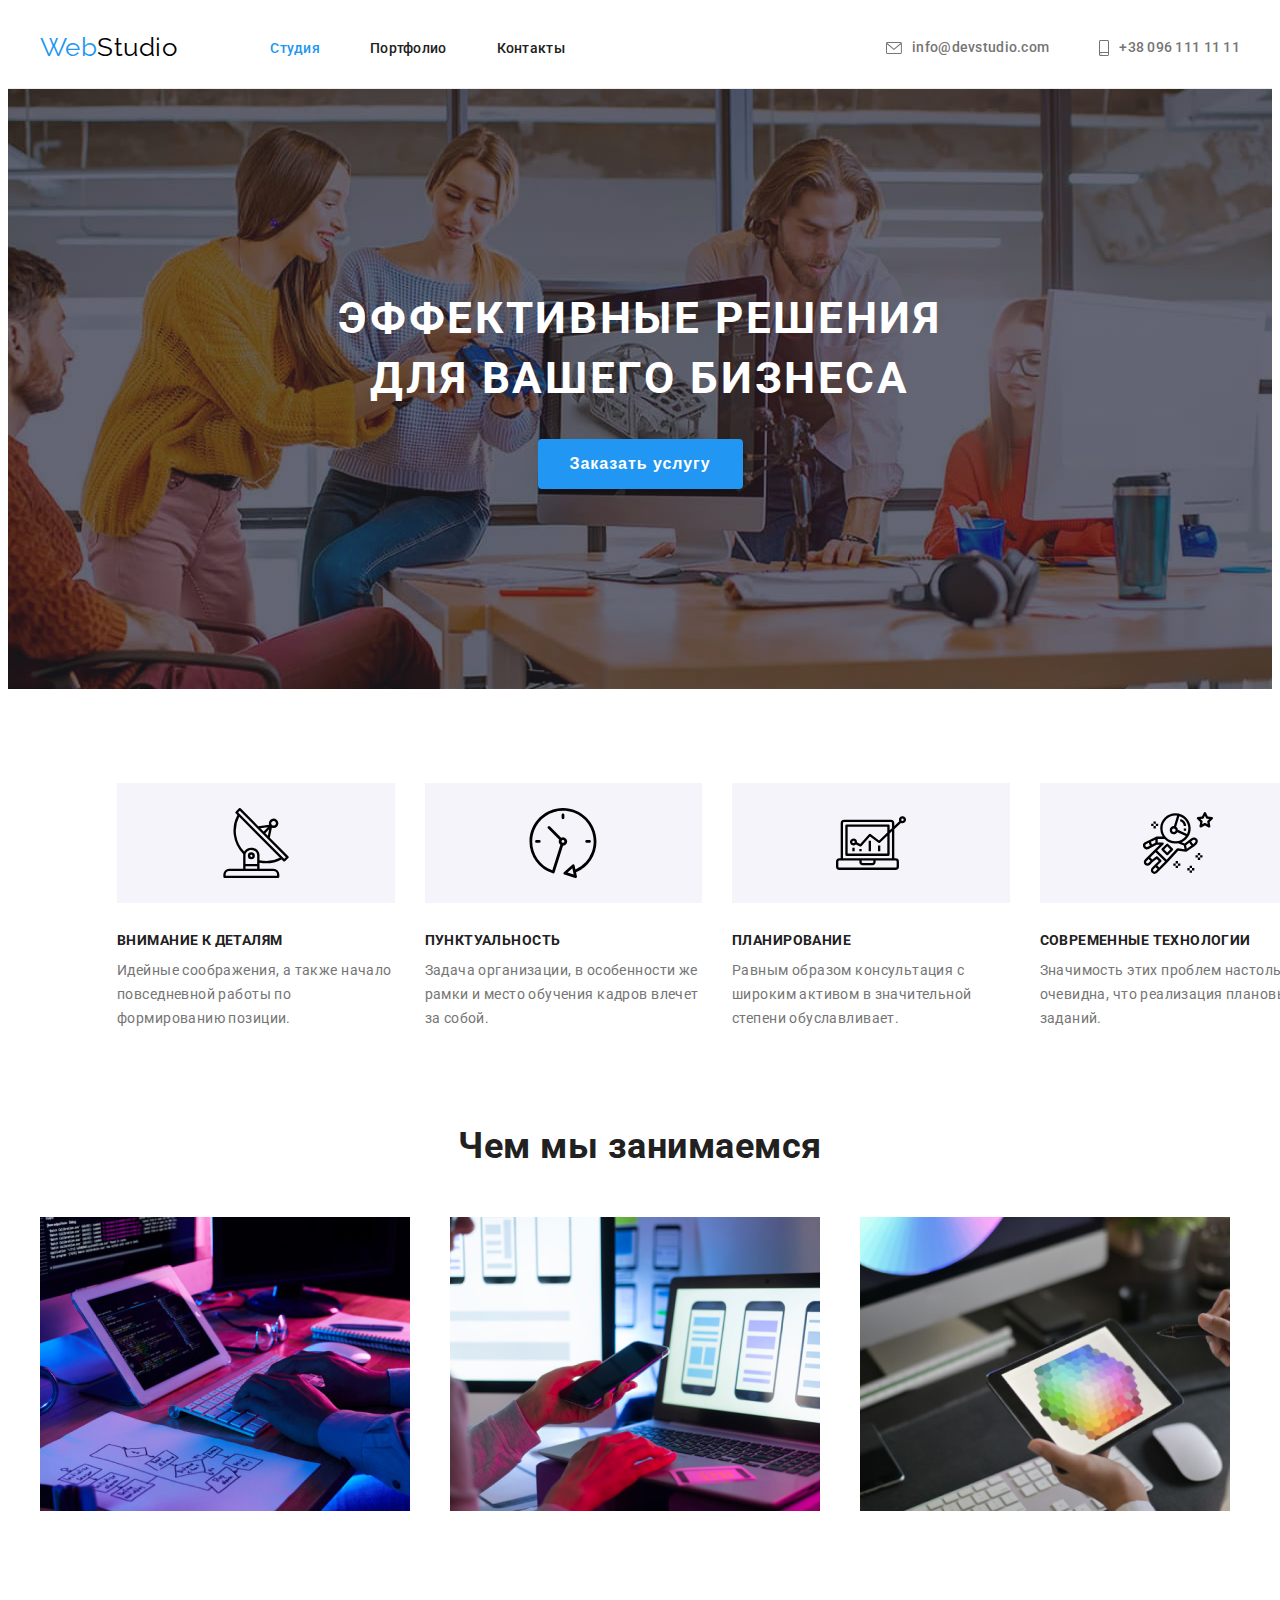
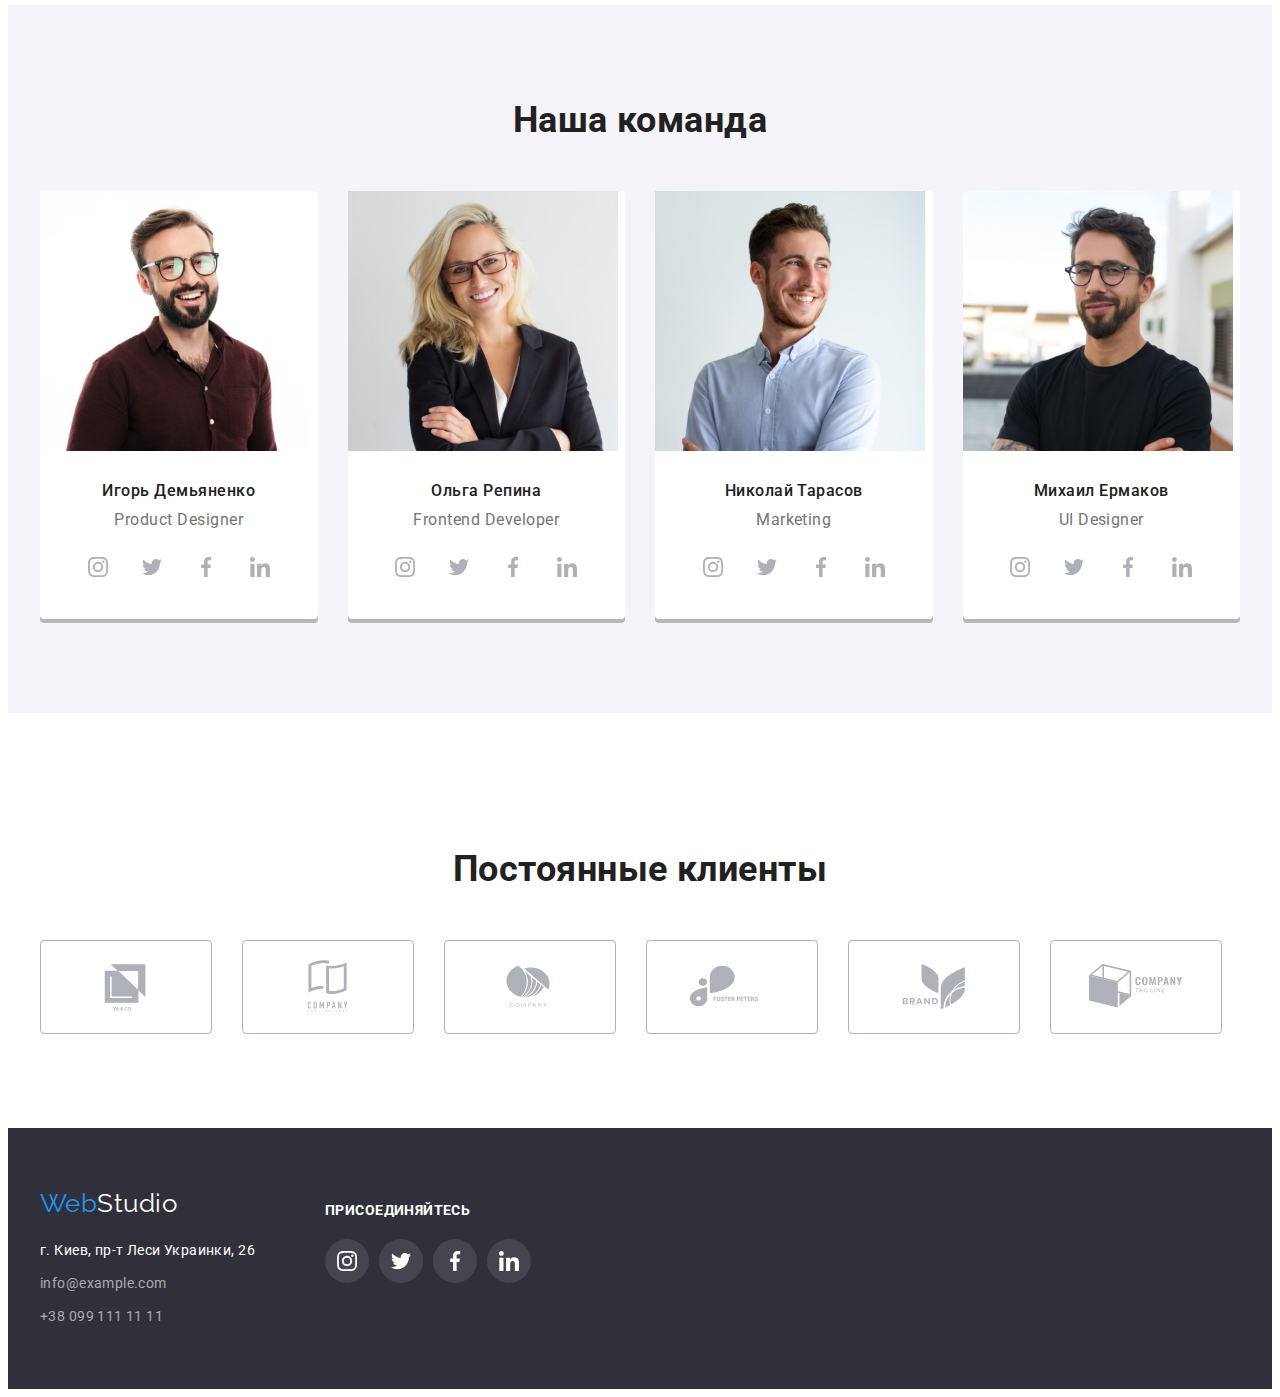
<file: index.html>
<!DOCTYPE html>
<html lang="en">

<head>
  <meta charset="UTF-8" />
  <meta http-equiv="X-UA-Compatible" content="IE=edge" />
  <meta name="viewport" content="width=device-width, initial-scale=1.0" />
  <title>Document</title>
  <link rel="preconnect" href="https://fonts.googleapis.com" />
  <link rel="preconnect" href="https://fonts.gstatic.com" crossorigin />
  <link href="https://fonts.googleapis.com/css2?family=Raleway:wght@700&family=Roboto:wght@400;500;700;900&display=swap"
    rel="stylesheet" />
  <link rel="stylesheet" href="https://cdnjs.cloudflare.com/ajax/libs/modern-normalize/1.1.0/modern-normalize.min.css"
    integrity="sha512-wpPYUAdjBVSE4KJnH1VR1HeZfpl1ub8YT/NKx4PuQ5NmX2tKuGu6U/JRp5y+Y8XG2tV+wKQpNHVUX03MfMFn9Q=="
    crossorigin="anonymous" referrerpolicy="no-referrer" />
  <link rel="stylesheet" href="./css/styles.css" />
</head>

<body>
  <!-- section header start-->
  <header class="header">
    <div class="container header-container">
      <a class="logo logo-header canceled" href="./index.html"><span class="logo-accent">Web</span><span
          class="logo-black">Studio</span></a>
      <nav class="header-nav">
        <ul class="header-list canceled">
          <li class="header-item">
            <a class="header-link canceled current" href="./index.html">Студия</a>
          </li>
          <li class="header-item">
            <a class="header-link canceled" href="./portfolio.html">Портфолио</a>
          </li>
          <li class="header-item">
            <a class="header-link canceled" href="">Контакты</a>
          </li>
        </ul>
      </nav>
      <div class="header-group">
        <ul class="contact-list canceled">
          <li class="contact-item">
            <a href="mailto:info@devstudio.com" class="mailto canceled">
              <svg class="i-email" width="16" height="12">
                <use href="./images/icon.svg#icon-envelope-hover"></use>
              </svg>
              info@devstudio.com</a>
          </li>
          <li class="contact-item">
            <a href="tel:+380961111111" class="tel canceled">
              <svg class="i-tel" width="10" height="16">
                <use href="./images/icon.svg#icon-smartphone">
                </use>
              </svg>
              +38 096 111 11 11</a>
          </li>
        </ul>
      </div>
    </div>
  </header>
  <!-- section header end -->
  <main>
    <!-- section order start-->

    <section class="order overlay">
      <div class="container">
        <h1 class="order-title">Эффективные решения для вашего бизнеса</h1>
        <button class="order-btn" type="button" name="order_item">Заказать услугу</button>
      </div>
    </section>
    <!-- section order end-->
    <!-- section approach -->
    <section class="approach">
      <div class="container">
        <ul class="approach-list card-set">
          <li class="approach-item card-set-item">
              <div class="about-svg">
                <svg width="70" height="70">
                  <use href="./images/icon.svg#icon-antenna-1"></use>
                </svg>
              </div>
            <h3 class="approach-title">Внимание к деталям</h3>
            <p class="approach-p">
              Идейные соображения, а также начало повседневной работы по
              формированию позиции.
            </p>
          </li>
          <li class="approach-item card-set-item">
              <div class="about-svg">
                <svg width="70" height="70">
                  <use href="./images/icon.svg#icon-clock-1"></use>
                </svg>
              </div>
            <h3 class="approach-title">Пунктуальность</h3>
            <p class="approach-p">
              Задача организации, в особенности же рамки и место обучения кадров
              влечет за собой.
            </p>
          </li>
          <li class="approach-item card-set-item">
              <div class="about-svg">
                <svg width="70" height="70">
                  <use href="./images/icon.svg#icon-diagram-1"></use>
                </svg>
              </div>
            <h3 class="approach-title">Планирование</h3>
            <p class="approach-p">
              Равным образом консультация с широким активом в значительной
              степени обуславливает.
            </p>
          </li>
          <li class="approach-item card-set-item">
              <div class="about-svg">
                <svg width="70" height="70">
                  <use href="./images/icon.svg#icon-astronaut-1"></use>
                </svg>
              </div>
            <h3 class="approach-title">Современные технологии</h3>
            <p class="approach-p">
              Значимость этих проблем настолько очевидна, что реализация
              плановых заданий.
            </p>
          </li>
        </ul>
      </div>
    </section>
    <!-- section approach end-->
    <!-- section skills start -->
    <section class="skills">
      <div class="container">
        <h2 class="skills-title">Чем мы занимаемся</h2>
        <ul class="skills-list card-set">
          <li class="skills-item card-set-item">
            <a class="skills-link" href=""><img src="./images/skills/1.jpg" alt="разработка" width="370" /></a>
          </li>
          <li class="skills-item card-set-item">
            <a class="skills-link" href=""><img src="./images/skills/2.jpg" alt="интеграция" width="370" /></a>
          </li>
          <li class="skills-item card-set-item">
            <a class="skills-link" href=""><img src="./images/skills/3.jpg" alt="дизайн" width="370" /></a>
          </li>
        </ul>
      </div>
    </section>
    <!-- section skills end -->
    <!-- section team start -->
    <section class="team">
      <div class="container">
        <h2 class="team-title">Наша команда</h2>
        <ul class="team-list card-set">
          <li class="team-member card-set-item">
            <img src="./images/team/igor.jpg" alt="фото И.Демьяненко" width="270" />
            <div class="member-list">
              <h3 class="member-name ">Игорь Демьяненко</h3>
              <p class="member-function" lang="en">Product Designer</p>
              <ul class="social-media">
                <li class="social-media-item">
                    <a href="https://www.instagram.com/" class="social-media-link">
                    <svg class="social-media-icon" width="20" height="20">
                    <use href="./images/icon.svg#icon-instagram-2"></use>
                    </svg>
                      </a>
                </li>
                <li class="social-media-item">
                    <a href="https://twitter.com/" class="social-media-link">
                    <svg class="social-media-icon" width="20" height="20">
                    <use href="./images/icon.svg#icon-twitter-1"></use>
                    </svg>
                    </a>
                </li>
                <li class="social-media-item">
                    <a href="https://www.facebook.com/" class="social-media-link">
                    <svg class="social-media-icon" width="20" height="20">
                    <use href="./images/icon.svg#icon-facebook-1"></use>
                    </svg>
                    </a>
                </li>
                <li class="social-media-item">
                    <a href="https://www.linkedin.com/" class="social-media-link">
                    <svg class="social-media-icon" width="20" height="20">
                    <use href="./images/icon.svg#icon-linkedin-1"></use>
                     </svg>
                    </a>
                </li>
              </ul>
            </div>
          </li>
          <li class="team-member card-set-item">
            <img src="./images/team/olga.jpg" alt="фото О.Репина" width="270" />
            <div class="member-list">
              <h3 class="member-name">Ольга Репина</h3>
              <p class="member-function" lang="en">Frontend Developer</p>
              <ul class="social-media">
                <li class="social-media-item">
                    <a href="https://www.instagram.com/" class="social-media-link">
                    <svg class="social-media-icon" width="20" height="20">
                    <use href="./images/icon.svg#icon-instagram-2"></use>
                    </svg>
                      </a>
                </li>
                <li class="social-media-item">
                    <a href="https://twitter.com/" class="social-media-link">
                    <svg class="social-media-icon" width="20" height="20">
                    <use href="./images/icon.svg#icon-twitter-1"></use>
                    </svg>
                    </a>
                </li>
                <li class="social-media-item">
                    <a href="https://www.facebook.com/" class="social-media-link">
                    <svg class="social-media-icon" width="20" height="20">
                    <use href="./images/icon.svg#icon-facebook-1"></use>
                    </svg>
                    </a>
                </li>
                <li class="social-media-item">
                    <a href="https://www.linkedin.com/" class="social-media-link">
                    <svg class="social-media-icon" width="20" height="20">
                    <use href="./images/icon.svg#icon-linkedin-1"></use>
                     </svg>
                    </a>
                </li>
              </ul>
            </div>
          </li>
          <li class="team-member card-set-item">
            <img src="./images/team/nikolay.jpg" alt="фото Н.Тарасов" width="270" />
            <div class="member-list">
              <h3 class="member-name">Николай Тарасов</h3>
              <p class="member-function" lang="en">Marketing</p>
              <ul class="social-media">
                <li class="social-media-item">
                    <a href="https://www.instagram.com/" class="social-media-link">
                    <svg class="social-media-icon" width="20" height="20">
                    <use href="./images/icon.svg#icon-instagram-2"></use>
                    </svg>
                      </a>
                </li>
                <li class="social-media-item">
                    <a href="https://twitter.com/" class="social-media-link">
                    <svg class="social-media-icon" width="20" height="20">
                    <use href="./images/icon.svg#icon-twitter-1"></use>
                    </svg>
                    </a>
                </li>
                <li class="social-media-item">
                    <a href="https://www.facebook.com/" class="social-media-link">
                    <svg class="social-media-icon" width="20" height="20">
                    <use href="./images/icon.svg#icon-facebook-1"></use>
                    </svg>
                    </a>
                </li>
                <li class="social-media-item">
                    <a href="https://www.linkedin.com/" class="social-media-link">
                    <svg class="social-media-icon" width="20" height="20">
                    <use href="./images/icon.svg#icon-linkedin-1"></use>
                     </svg>
                    </a>
                </li>
              </ul>
            </div>
          </li>
          <li class="team-member card-set-item">
            <img src="./images/team/mikhail.jpg" alt="фото М.Ермаков" width="270" />
            <div class="member-list">
              <h3 class="member-name">Михаил Ермаков</h3>
              <p class="member-function" lang="en">UI Designer</p>
              <ul class="social-media">
                <li class="social-media-item">
                    <a href="https://www.instagram.com/" class="social-media-link">
                    <svg class="social-media-icon" width="20" height="20">
                    <use href="./images/icon.svg#icon-instagram-2"></use>
                    </svg>
                      </a>
                </li>
                <li class="social-media-item">
                    <a href="https://twitter.com/" class="social-media-link">
                    <svg class="social-media-icon" width="20" height="20">
                    <use href="./images/icon.svg#icon-twitter-1"></use>
                    </svg>
                    </a>
                </li>
                <li class="social-media-item">
                    <a href="https://www.facebook.com/" class="social-media-link">
                    <svg class="social-media-icon" width="20" height="20">
                    <use href="./images/icon.svg#icon-facebook-1"></use>
                    </svg>
                    </a>
                </li>
                <li class="social-media-item">
                    <a href="https://www.linkedin.com/" class="social-media-link">
                    <svg class="social-media-icon" width="20" height="20">
                    <use href="./images/icon.svg#icon-linkedin-1"></use>
                     </svg>
                    </a>
                </li>
              </ul>
            </div>
          </li>
        </ul>
      </div>
    </section>
    <!-- section team end -->
    <!-- constant customer start-->
    <section class="customer">
      <div class="container">
        <h3 class="customer-title">Постоянные клиенты</h3> 
        <ul class="customer-list">
          <li class="customer-item">
            <a href="#" class="customer-link">
              <svg class="customer-svg">
                <use href="./images/icon.svg#icon-Logo"></use>
              </svg>
            </a>
          </li>
          <li class="customer-item">
            <a href="#" class="customer-link">
              <svg class="customer-svg">
                <use href="./images/icon.svg#icon-Logo-1"></use>
              </svg>
            </a>
          </li>
          <li class="customer-item">
            <a href="#" class="customer-link">
              <svg class="customer-svg">
                <use href="./images/icon.svg#icon-Logo-2"></use>
              </svg>
            </a>
          </li>
          <li class="customer-item">
            <a href="#" class="customer-link">
              <svg class="customer-svg">
                <use href="./images/icon.svg#icon-Logo-3"></use>
              </svg>
            </a>
          </li>
          <li class="customer-item">
            <a href="#" class="customer-link">
              <svg class="customer-svg">
                <use href="./images/icon.svg#icon-Logo-4"></use>
              </svg>
            </a>
          </li>
          <li class="customer-item">
            <a href="#" class="customer-link">
              <svg class="customer-svg">
                <use href="./images/icon.svg#icon-Logo-5"></use>
              </svg>
            </a>
          </li>
        </ul>
      </div>
    </section>
    <!-- constant customer end-->
  </main>
  <!-- section footer start -->
  <footer class="footer">
    <div class="container">
    <div class="container-footer">
      <address class="address">
        <a class="logo canceled" href="./index.html"><span class="logo-accent">Web</span><span
            class="logo-white">Studio</span></a>
        <ul class="address-box canceled">
          <li class="address-descr">г. Киев, пр-т Леси Украинки, 26</li>
          <li class="conctacts">
            <a class="mailto-footer canceled" href="mailto:info@example.com ">info@example.com</a>
          </li>
          <li class="contacts">
            <a class="tel-footer canceled" href="tel:+380991111111">+38 099 111 11 11</a>
          </li>
        </ul>
      </address>
    </div>
    <div class="footer-links">
      <h2 class="footer-title">присоединяйтесь</h2>
      <ul class="footer-social">
        <li class="fsocial-list">
          <a href="https://www.instagram.com/" class="fsocial-link">
            <svg class="flink-icon" width="20" height="20">
              <use href="./images/icon.svg#icon-instagram-2">
              </use>
            </svg>
          </a>
        </li>
        <li class="fsocial-list">
          <a href="https://twitter.com/" class="fsocial-link">
            <svg class="flink-icon" width="20" height="20">
              <use href="./images/icon.svg#icon-twitter-1">
              </use>
            </svg>
          </a>
        </li>
        <li class="fsocial-list">
          <a href="https://www.facebook.com/" class="fsocial-link">
            <svg class="flink-icon" width="20" height="20">
              <use href="./images/icon.svg#icon-facebook-1">
              </use>
            </svg>
          </a>
        </li>
        <li class="fsocial-list">
          <a href="https://www.linkedin.com/" class="fsocial-link">
            <svg class="flink-icon" width="20" height="20">
              <use href="./images/icon.svg#icon-linkedin-1">
              </use>
            </svg>
          </a>
        </li>
      </ul>
    </div>
    </div>
  </footer>
  <!-- section footer end -->
</body>

</html>
</file>
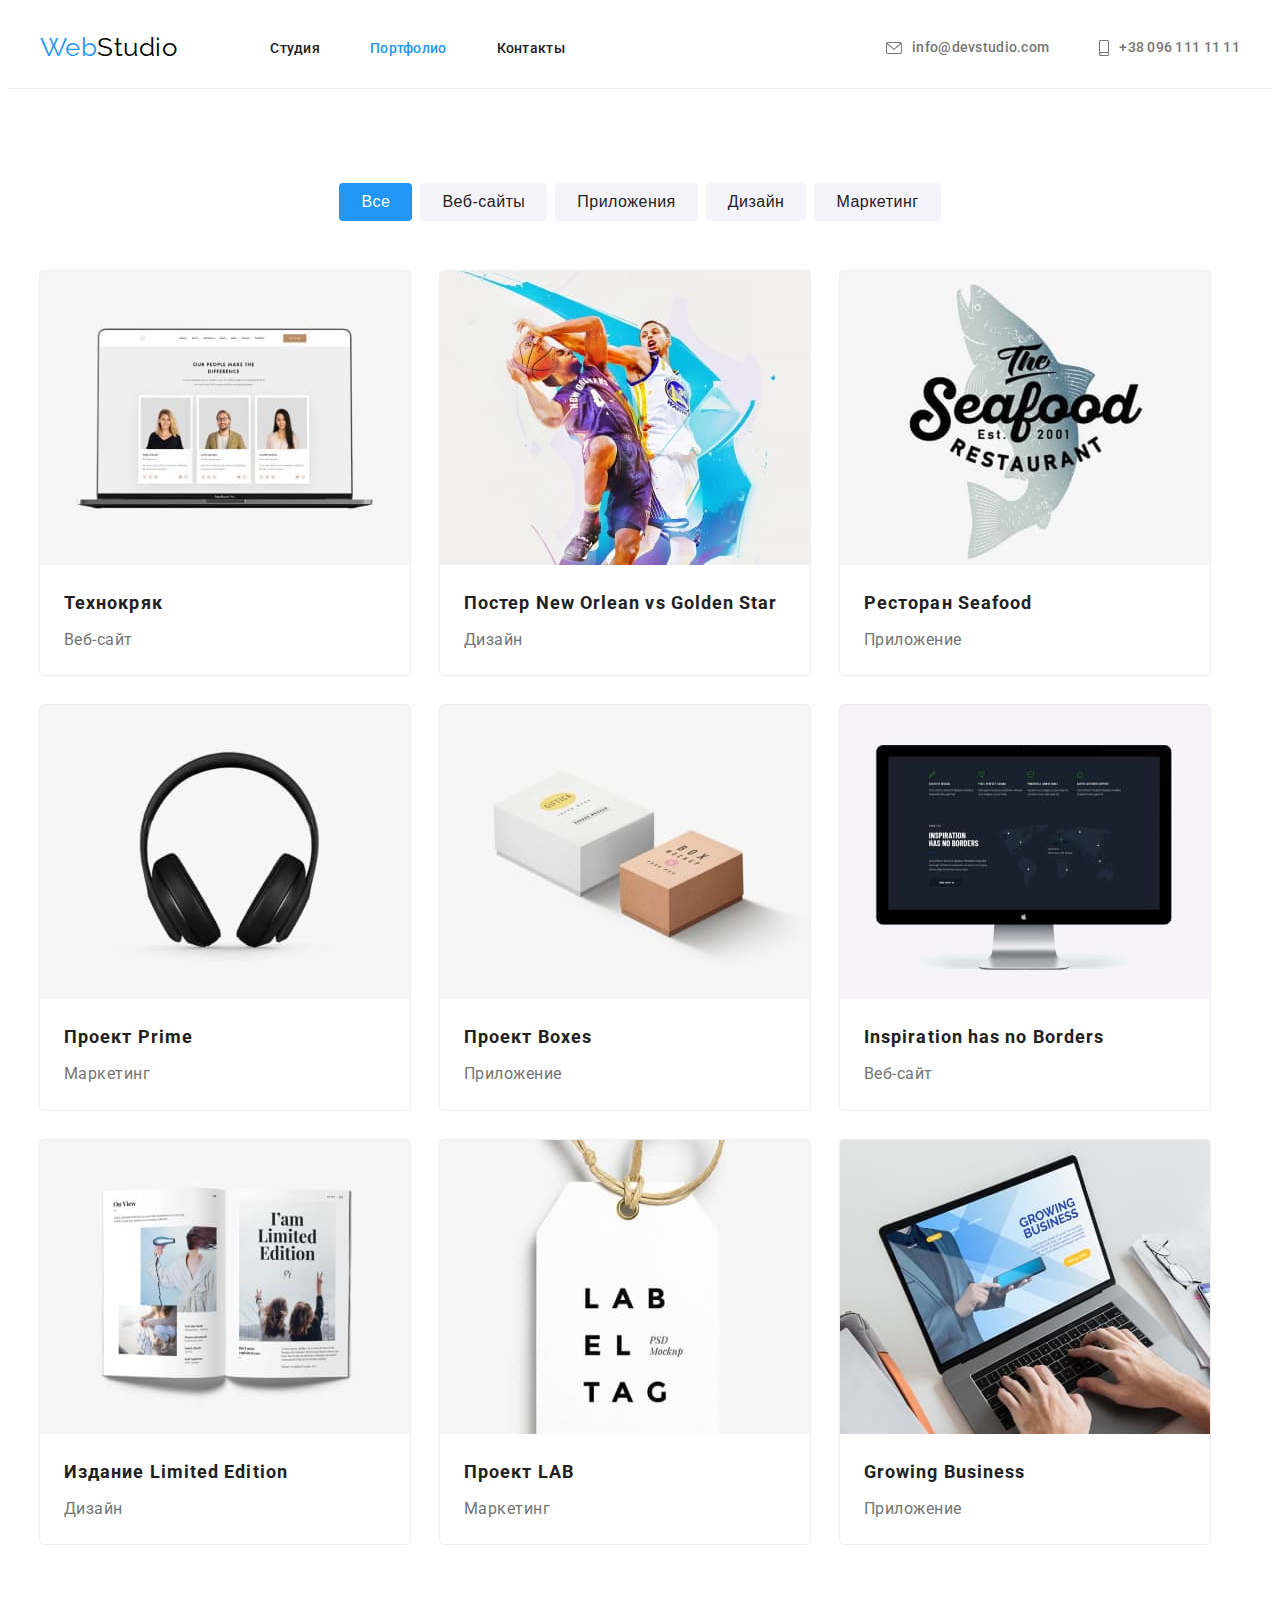
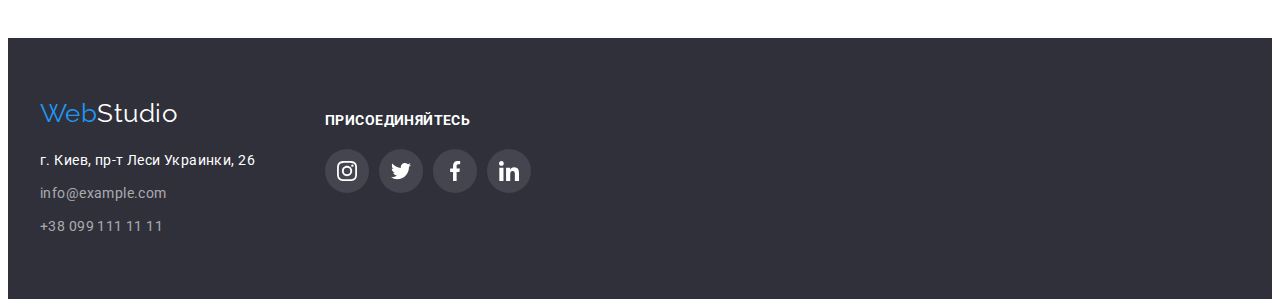
<file: portfolio.html>
<!DOCTYPE html>
<html lang="en">
  <head>
    <meta charset="UTF-8" />
    <meta http-equiv="X-UA-Compatible" content="IE=edge" />
    <meta name="viewport" content="width=device-width, initial-scale=1.0" />
    <title>Document</title>
    <link rel="preconnect" href="https://fonts.googleapis.com" />
    <link rel="preconnect" href="https://fonts.gstatic.com" crossorigin />
    <link href="https://fonts.googleapis.com/css2?family=Raleway:wght@700&family=Roboto:wght@400;500;700;900&display=swap" rel="stylesheet"/>
    <link rel="stylesheet" href="https://cdnjs.cloudflare.com/ajax/libs/modern-normalize/1.1.0/modern-normalize.min.css" integrity="sha512-wpPYUAdjBVSE4KJnH1VR1HeZfpl1ub8YT/NKx4PuQ5NmX2tKuGu6U/JRp5y+Y8XG2tV+wKQpNHVUX03MfMFn9Q==" crossorigin="anonymous" referrerpolicy="no-referrer" />  
    <link rel="stylesheet" href="./css/styles.css" />
  </head>

  <body>
    <!-- section header start-->
  <header class="header">
    <div class="container header-container">
      <a class="logo logo-header canceled" href="./index.html"><span class="logo-accent">Web</span><span
          class="logo-black">Studio</span></a>
      <nav class="header-nav">
        <ul class="header-list canceled">
          <li class="header-item">
            <a class="header-link canceled " href="./index.html">Студия</a>
          </li>
          <li class="header-item">
            <a class="header-link canceled current" href="./portfolio.html">Портфолио</a>
          </li>
          <li class="header-item">
            <a class="header-link canceled" href="">Контакты</a>
          </li>
        </ul>
      </nav>
      <div class="header-group">
        <ul class="contact-list canceled">
          <li class="contact-item">
            <a href="mailto:info@devstudio.com" class="mailto canceled">
              <svg class="i-email" width="16" height="12">
                <use href="./images/icon.svg#icon-envelope-hover"></use>
              </svg>
              info@devstudio.com</a>
          </li>
          <li class="contact-item">
            <a href="tel:+380961111111" class="tel canceled">
              <svg class="i-tel" width="10" height="16">
                <use href="./images/icon.svg#icon-smartphone">
                </use>
              </svg>
              +38 096 111 11 11</a>
          </li>
        </ul>
      </div>
    </div>
  </header>
    <!-- section header end -->
    <main>
      <!-- section portfolio start-->
      <section class="filter">
        <div class="container container-filter">
            <h1 class="approach-hidentitle">Портфолио</h1>
            <ul class="filter-list canceled">
              <li class="filter-item">
                <button class="filter-btn current-btn" type="button">Все</button>
              </li>
              <li class="filter-item">
                <button class="filter-btn" type="button">Веб-сайты</button>
              </li>
              <li class="filter-item">
                <button class="filter-btn" type="button">Приложения</button>
              </li>
              <li class="filter-item">
                <button class="filter-btn" type="button">Дизайн</button>
              </li>
              <li class="filter-item">
                <button class="filter-btn" type="button">Маркетинг</button>
              </li>
            </ul>     
            <ul class="menu-list card-set-portfolio canceled">
              <li class="menu-item card-set-item">
                <a class="menu-link" href=""></a>
                <img src="./images/filter/tehnokryak.jpg" alt="ноутбук" width="370" />
                <div class="block-list">
                  <h2 class="menu-title">Технокряк</h2>
                  <p class="menu-p">Веб-сайт</p>
                </div>
              </li>
              <li class="menu-item card-set-item">
                <a class="menu-link" href=""></a>
                <img
                  src="./images/filter/orlean.jpg"
                  alt="постер"
                  width="370"
                />
                <div class="block-list">
                <h2 class="menu-title">Постер New Orlean vs Golden Star</h2>
                <p class="menu-p">Дизайн</p>
                </div>
              </li>
              <li class="menu-item card-set-item">
                <a class="menu-link" href=""></a
                ><img
                  src="./images/filter/seafood.jpg"
                  alt="постер ресторан"
                  width="370"/>
                  <div class="block-list">
                <h2 class="menu-title">Ресторан Seafood</h2>
                <p class="menu-p">Приложение</p>
                </div>
              </li>
              <li class="menu-item card-set-item">
                <a class="menu-link" href=""></a
                ><img src="./images/filter/prime.jpg" alt="наушники" width="370" />
                <div class="block-list">
                <h2 class="menu-title">Проект Prime</h2>
                <p class="menu-p">Маркетинг</p>
                </div>
              </li>
              <li class="menu-item card-set-item">
                <a class="menu-link" href=""></a
                ><img src="./images/filter/boxes.jpg" alt="коробки" width="370" />
                <div class="block-list">
                <h2 class="menu-title">Проект Boxes</h2>
                <p class="menu-p">Приложение</p>
                </div>
              </li>
              <li class="menu-item card-set-item">
                <a class="menu-link" href=""></a
                ><img src="./images/filter/inspiration.jpg" alt="монитор" width="370" />
                <div class="block-list">
                <h2 class="menu-title">Inspiration has no Borders</h2>
                <p class="menu-p">Веб-сайт</p>
                </div>
              </li>
              <li class="menu-item card-set-item">
                <a class="menu-link" href=""></a
                ><img src="./images/filter/edition.jpg" alt="журнал" width="370" />
                <div class="block-list">
                <h2 class="menu-title">Издание Limited Edition</h2>
                <p class="menu-p">Дизайн</p>
                </div>
              </li>
              <li class="menu-item card-set-item">
                <a class="menu-link" href=""></a
                ><img src="./images/filter/lab.jpg" alt="лейба" width="370" />
                <div class="block-list">
                <h2 class="menu-title">Проект LAB</h2>
                <p class="menu-p">Маркетинг</p>
                </div>
              </li>
              <li class="menu-item card-set-item">
                <a class="menu-link" href=""></a
                ><img
                  src="./images/filter/business.jpg"
                  alt="лептоп"
                  width="370"
                />
                <div class="block-list">
                <h2 class="menu-title">Growing Business</h2>
                <p class="menu-p">Приложение</p>
                </div>
              </li>
            </ul>
        </div>
      </section>
      <!-- section portfolio start-->
    </main>
      <!-- section footer start -->
  <footer class="footer">
    <div class="container">
    <div class="container-footer">
      <address class="address">
        <a class="logo canceled" href="./index.html"><span class="logo-accent">Web</span><span
            class="logo-white">Studio</span></a>
        <ul class="address-box canceled">
          <li class="address-descr">г. Киев, пр-т Леси Украинки, 26</li>
          <li class="conctacts">
            <a class="mailto-footer canceled" href="mailto:info@example.com ">info@example.com</a>
          </li>
          <li class="contacts">
            <a class="tel-footer canceled" href="tel:+380991111111">+38 099 111 11 11</a>
          </li>
        </ul>
      </address>
    </div>
    <div class="footer-links">
      <h2 class="footer-title">присоединяйтесь</h2>
      <ul class="footer-social">
        <li class="fsocial-list">
          <a href="https://www.instagram.com/" class="fsocial-link">
            <svg class="flink-icon" width="20" height="20">
              <use href="./images/icon.svg#icon-instagram-2">
              </use>
            </svg>
          </a>
        </li>
        <li class="fsocial-list">
          <a href="https://twitter.com/" class="fsocial-link">
            <svg class="flink-icon" width="20" height="20">
              <use href="./images/icon.svg#icon-twitter-1">
              </use>
            </svg>
          </a>
        </li>
        <li class="fsocial-list">
          <a href="https://www.facebook.com/" class="fsocial-link">
            <svg class="flink-icon" width="20" height="20">
              <use href="./images/icon.svg#icon-facebook-1">
              </use>
            </svg>
          </a>
        </li>
        <li class="fsocial-list">
          <a href="https://www.linkedin.com/" class="fsocial-link">
            <svg class="flink-icon" width="20" height="20">
              <use href="./images/icon.svg#icon-linkedin-1">
              </use>
            </svg>
          </a>
        </li>
      </ul>
    </div>
    </div>
  </footer>
    <!-- section footer end -->
  </body>
</html>
</file>
<file: css/styles.css>
:root {
    /* fonts */
    --main-font: "Roboto", sans-serif;
    --secondary-font:"Raleway";
    /* text color */
    --txt-main: #212121;
    --txt-focus: #2196F3;
    --txt-general-btn: #FFFFFF;
    --txt-mail-footer:rgba(255, 255, 255, 0.6);
    
    --txt-secondery: #757575;
    --txt-logo: #2196F3;
    --txt-logo-black: #000000;
    --social-link: #AFB1B8;

    /* bg color */
    --general-btn-cl:#2196F3;
    --menu-btn-cl:#F5F4FA;
    --bg-hover-genbtn: #188CE8;
    --bg-order: #2F303A;
    --bg-img-header: #C4C4C4;
/* line color */
--header-line: #ECECEC;
--item-line: #EEEEEE;
--border-line: #AFB1B8;

    /* constant */
    --item: 3;
    --indent: 30px;

    /* gap*/
    --gap-box: 30px;
}
body {
    font-family: var(--main-font);
    font-size: 16px;
    color: var(--txt-main);
    line-height: 1.14;
    letter-spacing: 0.03em;
}

/* common style start */

.card-set {
    display: flex;
    margin: calc(-1 * var(--indent) / 2);
}
.card-set-portfolio {
    display: flex;
    flex-wrap: wrap;
    margin: calc(-1 * var(--indent) / 2);
}
.card-set-item {
    margin: calc(var(--indent) / 2);
    flex-basis: calc(100% - var(--indent) * var(--item) / var(--item));
}
.link {
    text-decoration: none;
    color: currentColor;
}

.canceled {
    list-style-type: none;
    text-decoration: none;
    font-style: normal;
}

ul {
    margin: 0;
    padding: 0;
    list-style-type: none;
}

h1,
h2,
h3,
h4,
p {
    margin: 0;
}

img {
    display: block;
    max-width: 100%;
    height: auto;
}

.header-link.current {
    color: var(--txt-focus);
}

/* common style end*/

/* section header start */
.header {
    border-bottom: 1px solid var(--header-line);
}
.container {
    width: 1200px;
    padding-right: 15px;
    padding-left: 15px;
    margin-left: auto;
    margin-right: auto;
}
.header-container {
    display: flex;
    align-items: center;

}
.logo {
    font-family: var(--secondary-font);
    font-size: 26px;
    line-height: 1.19;
    color: var(--txt-logo);
}
.logo-header {
    margin-top: 24px;
    margin-right: 93px;
    margin-bottom: 25px;
}
span.logo-accent {
    color: var(--txt-logos);
}
span.logo-black {
    color: var(--txt-logo-black);
}
span.logo-white {
    color: var(--txt-general-btn);
}
.header-list {
    margin-right: 50px;
    display: flex;
}
.header-item {
    margin-right: 50px;
}
.header-link {
    font-weight: 500;
    font-size: 14px;
    letter-spacing: 0.02em;
    color: var(--txt-main);
    padding: 32px 0px;
}
.header-link:hover,
.header-link:focus. {
    color: var(--txt-focus);
}
.header-group {
    margin-left: auto;
}
.contact-list {
    margin-left: 50px;
    display: flex;
}
.mailto {
    display: flex;
    align-items: center;
    font-weight: 500;
    font-size: 14px;
    line-height: 1.14;
    letter-spacing: 0.02em;
    color: var(--txt-secondery);
    padding: 32px 0px;
}
.mailto:hover,
.mailto:focus {
    color: var(--txt-focus);
}
.i-email,
.i-tel {
    fill: currentColor;
    margin-right: 10px;
}

/* .header-group:hover,
.header-group:focus {
    color: var(--txt-focus);
} */

.tel {
    display: flex;
    align-items: center;
    font-weight: 500;
    font-size: 14px;
    line-height: 1.14;
    letter-spacing: 0.02em;
    color: var(--txt-secondery);
    margin-left: 50px;
    padding: 32px 0px;
}
.tel:hover,
.tel:focus {
    color: var(--txt-focus);
}

/* section header end */

/* section order start */

.order {
    background-color: var(--bg-order);
    padding: 200px 0px;
}
.order.overlay {
    background-position: center;
    background-size: cover;
    background-repeat: no-repeat;
    background-image: linear-gradient(to right, rgba(47, 48, 58, 0.4), rgba(47, 48, 58, 0.4)), url(../images/filter/Img.jpg); background-color: var(--bg-img-header);
}
.order-title {
    font-size: 44px;
    line-height: 1.36;
    letter-spacing: 0.06em;
    text-transform: uppercase;
    text-align: center;
    color: var(--txt-general-btn);
    max-width: 650px;
    margin: 0 auto;
}
.order-btn {
    display: block;
    margin-left: auto;
    margin-right: auto;
    margin-top: 30px;
    font-weight: 700;
    background-color: var(--general-btn-cl);
    font-size: 16px;
    line-height: 1.88;
    letter-spacing: 0.06em;
    border-radius: 4px;
    color: var(--txt-general-btn);
    padding: 10px 32px;
    align-items: center;
    box-shadow: 1px 3px 4px rgb(0 0 0 / 20%);
    border-style: none; 
     
}
}
.order-btn:hover,
.order-btn:focus {
    background-color: var(--bg-hover-genbtn);
}

/* section order end */

/* section approach start*/

/* .approach-item {
   
} */
.approach {
    padding: 94px;
}
.about-svg {
    display: flex;
    min-width: 270px;
    min-height: 120px;
    justify-content: center;
    align-items: center;
    background-color: var(--menu-btn-cl);
    margin-bottom: 30px;
    /* color: #757575; */
}
.approach-title {
    font-weight: 700;
    font-size: 14px;
    line-height: 1.14;
    letter-spacing: 0.03em;
    text-transform: uppercase;
    margin-bottom: 10px;
}
.approach-p {
    font-size: 14px;
    line-height: 1.71;
    letter-spacing: 0.03em;
    color: var(--txt-secondery);
    
}

/* section approach end*/

/* section skills start */

.skills {
    padding-bottom: 94px;
}
.skills-title,
.team-title,
.customer-title {
    font-weight: 700;
    font-size: 36px;
    line-height: 1.17;
    text-align: center;
    padding-bottom: 50px;
}
/* .skills-item {
    margin-bottom: 82px;
} */

/* section skills end */

/* section team start */
.team {
    background: var(--menu-btn-cl);
    padding: 94px 0px;
    margin-bottom: 135px;
}
.team-member {
    background: var(--txt-general-btn);
    border-radius: 4px;
    box-shadow: 0px 4px rgba(0, 0, 0, 0.25);
}
.team-list {
    --item: 4;
}
.member-list {
    padding: 30px 0px;
}
.member-name {
    font-weight: 500;
    font-size: 16px;
    line-height: 1.19;
    letter-spacing: 0.03em;
    color: var(--txt-main);
    text-align: center;
    margin-bottom: 10px;
}
.social-media {
    display: flex;
    justify-content: center;
    margin-top: 16px;
}

.social-media-item:nth-child(n+2) {
margin-left: 10px;
}
.social-media-link {
    display: flex;
    align-items: center;
    justify-content: center;
    width: 44px;
    height: 44px;
    border-radius: 50%;
    color: var(--social-link);
}
.social-media-link:hover,
.social-media-link:focus {
    background:var(--general-btn-cl);
    color: var(--txt-general-btn);
}
.social-media-icon {
    fill: currentColor;
}

.member-function {
    font-size: 16px;
    line-height: 1.19;
    letter-spacing: 0.03em;
    color: var(--txt-secondery);
    text-align: center;

}

/* section team end */
/* section customer start */
.customer {
    margin-bottom: 94px;
}
.customer-list {
    display: flex;
}
.customer-link {
    display: flex;
    align-items: center;
    justify-content: center;
    height: 92px;
    width: 170px;
    border: 1px solid var(--border-line);
    border-radius: 4px;
    color: var(--border-line);
}
.customer-svg {
    width: 106px;
    height: 60px;
    fill: currentColor;
}
.customer-title {
    padding-bottom: 50px;
}
.customer-item:nth-child(n+2) {
    margin-left:var(--gap-box);
}
.customer-link:hover,
.customer-link:focus {
    border: 1px solid var(--general-btn-cl);
    color: var(--general-btn-cl);
}


/* section customer end */
/* footer start */
.footer {
    background-color: var(--bg-order);
    padding: 60px 0px;
}
.footer .container {
    display: flex;
}

.address-box {
    font-size: 14px;
    line-height: 1.71;
    letter-spacing: 0.03em;
}

.address-descr {
    display: flex;
    width: max-content;
    color: var(--txt-general-btn);
    margin-top: 20px;
    margin-bottom: 9px;
}

.mailto-footer {
    display: flex;
    width: max-content;
    color: var(--txt-mail-footer);
    margin-bottom: 9px;
}

.tel-footer {
    display: -webkit-inline-flex;
    width: max-content;
    color: var(--txt-mail-footer);
}
.footer-links {
    margin-left: 70px;
    padding-top: 15px;
}
.footer-title {
   text-transform: uppercase;
   font-weight: 700;
   font-size: 14px;
   line-height: 1.14;
   letter-spacing: 0.03em;
   color:var(--txt-general-btn);
   margin-bottom: 20px;
}
.footer-social {
    display: flex;
}
.fsocial-link {
display: flex;
align-items: center;
justify-content: center;
height: 44px;
width: 44px;
border-radius: 50%;
background: rgba(255, 255, 255, 0.1);
box-shadow: rgba(0, 0, 0, 0.25);
}
.flink-icon {
    fill: var(--txt-general-btn);
}
.fsocial-link:hover,
.fsocial-link:focus {
    background-color: var(--general-btn-cl);
    color:var(--txt-general-btn);
}
.fsocial-list:nth-child(n+2) {
    margin-left: 10px;

}
/* footer end */

/* portfolio filter start */

.approach-hidentitle {
display: none;
}
.filter {
    padding: 94px 0px;
}

.filter-list {
    display: flex;
    justify-content: center;
    margin-left: auto;
    margin-left: auto;
    margin-bottom: 50px;
}
.filter-item:not(:last-child) {
    margin-right: 8px;
}

.filter-btn { 
    font-weight: 500;
    background-color: var(--menu-btn-cl);
    font-size: 16px;
    line-height: 1.63;
    letter-spacing: 0.03em;
    color: var(--txt-main);
    cursor: pointer;
    outline: none;
    border-style: none;
    padding: 6px 22px;
    border-radius: 4px;
}
.filter-btn:hover,
.filter-btn:focus {
    background-color: var(--general-btn-cl);
    color: var(--txt-general-btn);
}
.current-btn {
    background-color: var(--general-btn-cl);
    color: var(--txt-general-btn);
}
.menu-list {
    --item: ;
}

/* .menu-list:nth-last-child(-n + 3) {
   
} */
.menu-item {
    outline: 1px solid var(--item-line);
    border-radius: 4px;
}
.menu-item:hover,
.menu-item:focus {
    box-shadow: 6px 1px 4px rgba(0, 0, 0, 0.16), 4px
    0px 4px rgba(0, 0, 0, 0.06), 1px 0px 1px rgba(0, 0, 0, 0.12);
}
.block-list {
    padding: 20px 24px;
}

.menu-title {
    font-weight: 700;
    font-size: 18px;
    line-height: 2.00;
    letter-spacing: 0.06em;
    color: var(--txt-main);
    margin-bottom: 4px;
}

.menu-p {
    font-size: 16px;
    line-height: 1.90;
    letter-spacing: 0.03em;
    color: var(--txt-secondery);
}
/* portfolio filter end */
</file>
